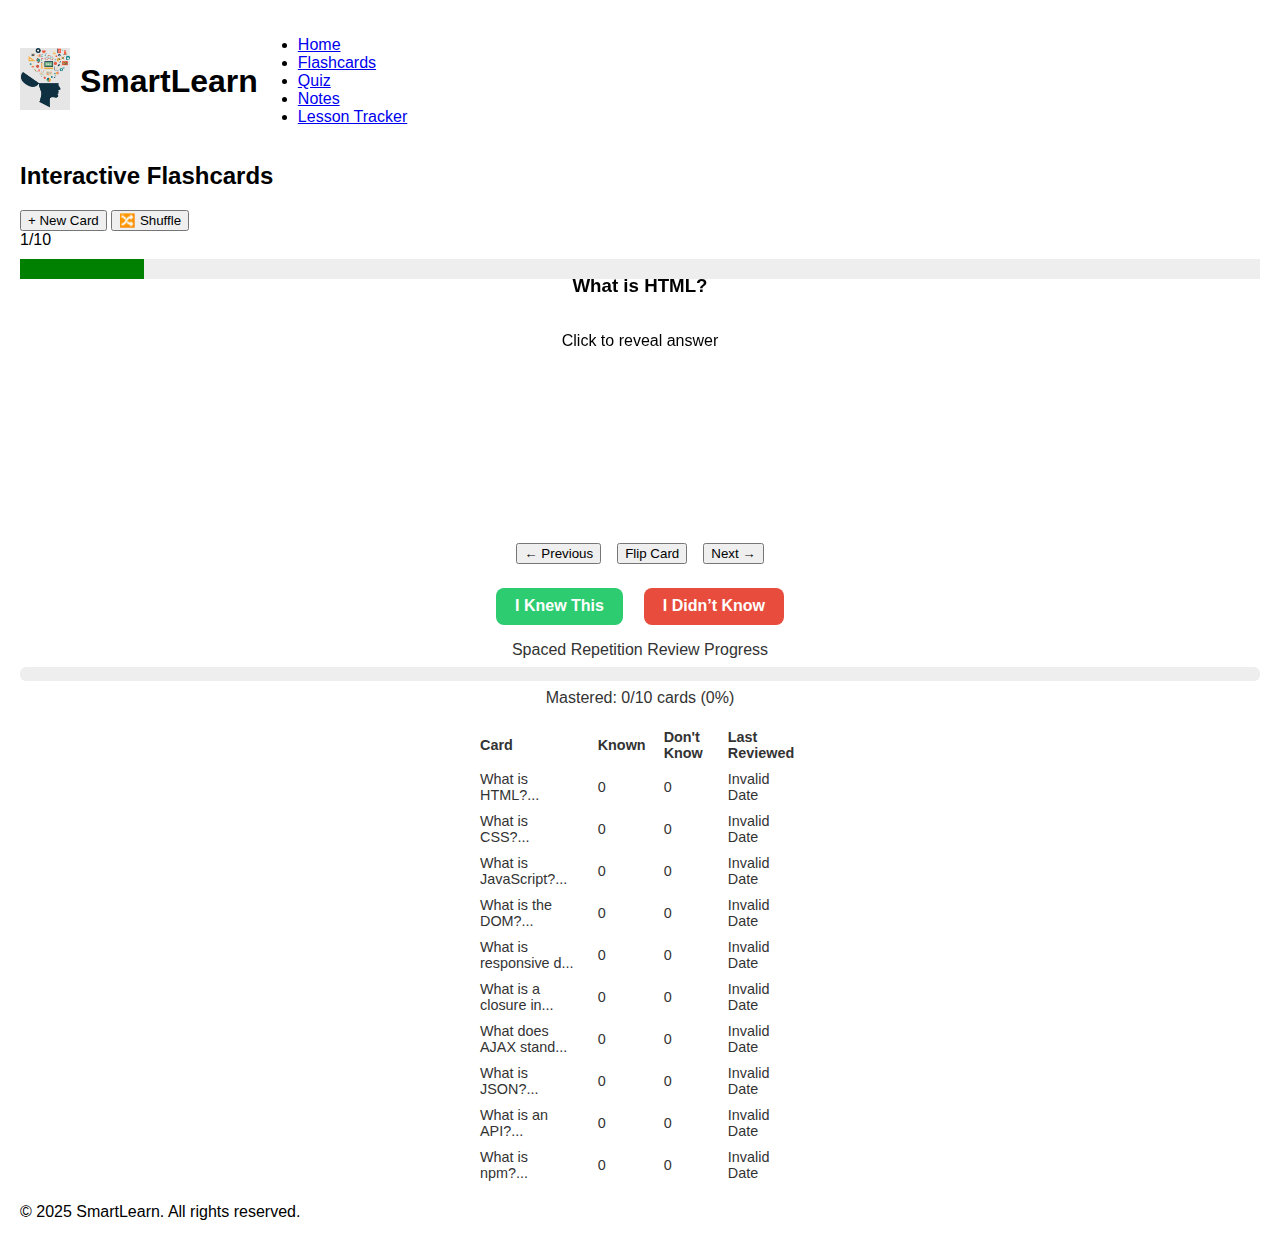
<file: flashcards.html>
<!DOCTYPE html>
<html lang="en">
<head>
  <meta charset="UTF-8">
  <meta name="viewport" content="width=device-width, initial-scale=1.0">
  <title>SmartLearn - Flashcards</title>
  <link rel="stylesheet" href="styles.css">
  <style>
    .flashcard { transition: transform 0.6s; cursor: pointer; perspective: 1000px; }
    .flashcard.flipped .flashcard-front { transform: rotateY(180deg);}
    .flashcard.flipped .flashcard-back { transform: rotateY(0);}
    .flashcard-front, .flashcard-back {
      backface-visibility: hidden;
      transition: transform 0.6s;
      position: absolute; width: 100%; height: 100%;
      display: flex; flex-direction: column; justify-content: center; align-items: center;
    }
    .flashcard-front { background: #fff; z-index: 2; transform: rotateY(0); }
    .flashcard-back { background: #f5f5f5; transform: rotateY(180deg);}
    .flashcard-wrapper { position: relative; width: 350px; height: 200px; margin: 2rem auto;}
    .review-stats { text-align:center; margin-top:1rem; color: #333; }
    .review-bar { width:100%; background:#eee; border-radius:6px; margin: 0.5rem 0;}
    .review-bar-inner { height:14px; background: #2ecc71; border-radius:6px; transition: width 0.5s;}
    .stats-table { width:100%; margin: 1rem auto; max-width:340px; font-size:0.9rem; }
    .stats-table th, .stats-table td { padding: 4px 8px; text-align:left;}
    .know-btn, .dontknow-btn { 
      padding: 0.6rem 1.2rem; border:none; margin:0 0.5rem; border-radius:8px;
      font-weight:600; font-size:1rem; cursor:pointer;
      transition: background 0.2s;
    }
    .know-btn { background: #2ecc71; color: #fff;}
    .know-btn:hover { background: #27ae60;}
    .dontknow-btn { background: #e74c3c; color: #fff;}
    .dontknow-btn:hover { background: #c0392b;}
  </style>
</head>
<body>
  <header>
    <div class="logo">
      <img src="brain.png" alt="SmartLearn Logo">
    </div>
    <h1>SmartLearn</h1>
    <nav>
      <ul>
        <li><a href="index.html">Home</a></li>
        <li><a href="flashcards.html" class="active">Flashcards</a></li>
        <li><a href="quiz.html">Quiz</a></li>
        <li><a href="notes.html">Notes</a></li>
        <li><a href="tracker.html">Lesson Tracker</a></li>
      </ul>
    </nav>
  </header>

  <main class="flashcards-container">
    <section class="flashcard-controls">
      <h2>Interactive Flashcards</h2>
      <div class="controls">
        <button id="new-card" class="btn">+ New Card</button>
        <button id="shuffle" class="btn">🔀 Shuffle</button>
        <div class="progress">
          <span id="progress-count">1/5</span>
          <div id="progress-bar">
            <div id="progress"></div>
          </div>
        </div>
      </div>
    </section>

    <div class="flashcard-wrapper">
      <div class="flashcard" id="flashcard">
        <div class="flashcard-front">
          <h3>What is HTML?</h3>
          <p>Click to reveal answer</p>
        </div>
        <div class="flashcard-back">
          <h3>Answer:</h3>
          <p>HyperText Markup Language - the standard markup language for documents designed to be displayed in a web browser.</p>
        </div>
      </div>
    </div>

    <div class="navigation" style="display:flex; justify-content:center; gap:1rem;">
      <button id="prev" class="btn nav-btn">← Previous</button>
      <button id="flip" class="btn nav-btn">Flip Card</button>
      <button id="next" class="btn nav-btn">Next →</button>
    </div>

    <div style="text-align:center;margin-top:1.5rem;">
      <button class="know-btn" id="know-btn">I Knew This</button>
      <button class="dontknow-btn" id="dontknow-btn">I Didn’t Know</button>
    </div>
    <div class="review-stats">
      <div>Spaced Repetition Review Progress</div>
      <div class="review-bar">
        <div class="review-bar-inner" id="review-bar-inner" style="width:0%"></div>
      </div>
      <div id="review-summary"></div>
      <table class="stats-table" id="review-table">
        <thead>
          <tr>
            <th>Card</th>
            <th>Known</th>
            <th>Don't Know</th>
            <th>Last Reviewed</th>
          </tr>
        </thead>
        <tbody></tbody>
      </table>
    </div>
  </main>

  <footer>
    <p>&copy; 2025 SmartLearn. All rights reserved.</p>
  </footer>

  <script>
    // ========== Flashcard Functionality with Spaced Repetition ==========
    document.addEventListener('DOMContentLoaded', () => {
      const flashcard = document.getElementById('flashcard');
      const flipBtn = document.getElementById('flip');
      const nextBtn = document.getElementById('next');
      const prevBtn = document.getElementById('prev');
      const newCardBtn = document.getElementById('new-card');
      const shuffleBtn = document.getElementById('shuffle');
      const knowBtn = document.getElementById('know-btn');
      const dontKnowBtn = document.getElementById('dontknow-btn');
      const progressCount = document.getElementById('progress-count');
      const progressBar = document.getElementById('progress');
      const reviewBarInner = document.getElementById('review-bar-inner');
      const reviewSummary = document.getElementById('review-summary');
      const reviewTable = document.getElementById('review-table').querySelector('tbody');

      // 10 Flashcard Q&A
      function loadCards() {
        return JSON.parse(localStorage.getItem('smartlearn-flashcards')) || [
          { front: "What is HTML?", back: "HyperText Markup Language - the standard markup language for documents designed to be displayed in a web browser." },
          { front: "What is CSS?", back: "Cascading Style Sheets - a style sheet language used for describing the presentation of a document written in HTML." },
          { front: "What is JavaScript?", back: "A programming language that conforms to the ECMAScript specification, used to make web pages interactive." },
          { front: "What is the DOM?", back: "Document Object Model - a programming interface for web documents that represents the page as nodes and objects." },
          { front: "What is responsive design?", back: "An approach to web design that makes web pages render well on a variety of devices and window sizes." },
          { front: "What is a closure in JavaScript?", back: "A function that has access to its own scope, the outer function's variables, and global variables." },
          { front: "What does AJAX stand for?", back: "Asynchronous JavaScript and XML - a technique for creating fast and dynamic web pages." },
          { front: "What is JSON?", back: "JavaScript Object Notation - a lightweight data interchange format that's easy for humans to read and write." },
          { front: "What is an API?", back: "Application Programming Interface - a set of definitions and protocols for building and integrating application software." },
          { front: "What is npm?", back: "Node Package Manager - the world's largest software registry for publishing and sharing packages of code." }
        ];
      }
      function saveCards() {
        localStorage.setItem('smartlearn-flashcards', JSON.stringify(cards));
        localStorage.setItem('smartlearn-flashcard-reviews', JSON.stringify(reviewStats));
      }

      let cards = loadCards();
      let currentIndex = 0;
      // Spaced repetition review stats: { [card index]: { known: n, dontknow: n, last: timestamp } }
      let reviewStats = JSON.parse(localStorage.getItem('smartlearn-flashcard-reviews')) || {};

      // Flip card function
      function flipCard() {
        flashcard.classList.toggle('flipped');
      }

      // Update card display
      function updateCard() {
        const front = flashcard.querySelector('.flashcard-front h3');
        const back = flashcard.querySelector('.flashcard-back p');
        front.textContent = cards[currentIndex]?.front || '';
        back.textContent = cards[currentIndex]?.back || '';
        progressCount.textContent = `${currentIndex + 1}/${cards.length}`;
        progressBar.style.width = `${((currentIndex + 1) / cards.length) * 100}%`;
        // Reset flip state if card was flipped
        flashcard.classList.remove('flipped');
        updateReviewStatsUI();
      }

      // New Card
      newCardBtn.addEventListener('click', () => {
        const frontText = prompt("Enter front of card:");
        if (frontText) {
          const backText = prompt("Enter back of card:");
          if (backText) {
            cards.push({ front: frontText, back: backText });
            currentIndex = cards.length - 1;
            saveCards();
            updateCard();
          }
        }
      });

      // Shuffle
      shuffleBtn.addEventListener('click', () => {
        for (let i = cards.length - 1; i > 0; i--) {
          const j = Math.floor(Math.random() * (i + 1));
          [cards[i], cards[j]] = [cards[j], cards[i]];
        }
        currentIndex = 0;
        saveCards();
        updateCard();
      });

      // Navigation
      nextBtn.addEventListener('click', () => {
        if (currentIndex < cards.length - 1) {
          currentIndex++;
          updateCard();
        }
      });
      prevBtn.addEventListener('click', () => {
        if (currentIndex > 0) {
          currentIndex--;
          updateCard();
        }
      });

      // Flip
      flipBtn.addEventListener('click', flipCard);
      flashcard.addEventListener('click', flipCard);

      // Know/Don't Know buttons for spaced repetition (simple SM2-like stats)
      knowBtn.addEventListener('click', () => {
        updateReview(true);
      });
      dontKnowBtn.addEventListener('click', () => {
        updateReview(false);
      });

      function updateReview(know) {
        if (!reviewStats[currentIndex]) {
          reviewStats[currentIndex] = { known: 0, dontknow: 0, last: '' };
        }
        if (know) reviewStats[currentIndex].known++;
        else reviewStats[currentIndex].dontknow++;
        reviewStats[currentIndex].last = new Date().toISOString();

        // If "know", move card to end (simulate spaced repetition, next review is later)
        if (know && cards.length > 1) {
          const card = cards.splice(currentIndex, 1)[0];
          cards.push(card);
          // Move stat entry to end
          const stat = reviewStats[currentIndex];
          delete reviewStats[currentIndex];
          reviewStats[cards.length - 1] = stat;
          currentIndex = Math.min(currentIndex, cards.length - 1);
        }
        saveCards();
        updateCard();
      }

      function updateReviewStatsUI() {
        let knownCount = 0, total = cards.length;
        reviewTable.innerHTML = '';
        cards.forEach((card, i) => {
          const stat = reviewStats[i] || { known: 0, dontknow: 0, last: '-' };
          if (stat.known > stat.dontknow) knownCount++;
          const row = document.createElement('tr');
          row.innerHTML = `<td>${card.front.slice(0, 20)}...</td>
            <td>${stat.known}</td>
            <td>${stat.dontknow}</td>
            <td>${stat.last ? new Date(stat.last).toLocaleDateString() : '-'}</td>`;
          reviewTable.appendChild(row);
        });
        const percent = total === 0 ? 0 : Math.round((knownCount / total) * 100);
        reviewBarInner.style.width = percent + '%';
        reviewSummary.textContent = `Mastered: ${knownCount}/${total} cards (${percent}%)`;
      }

      // Initialize first card
      updateCard();
    });
  </script>
</body>
</html>
</file>
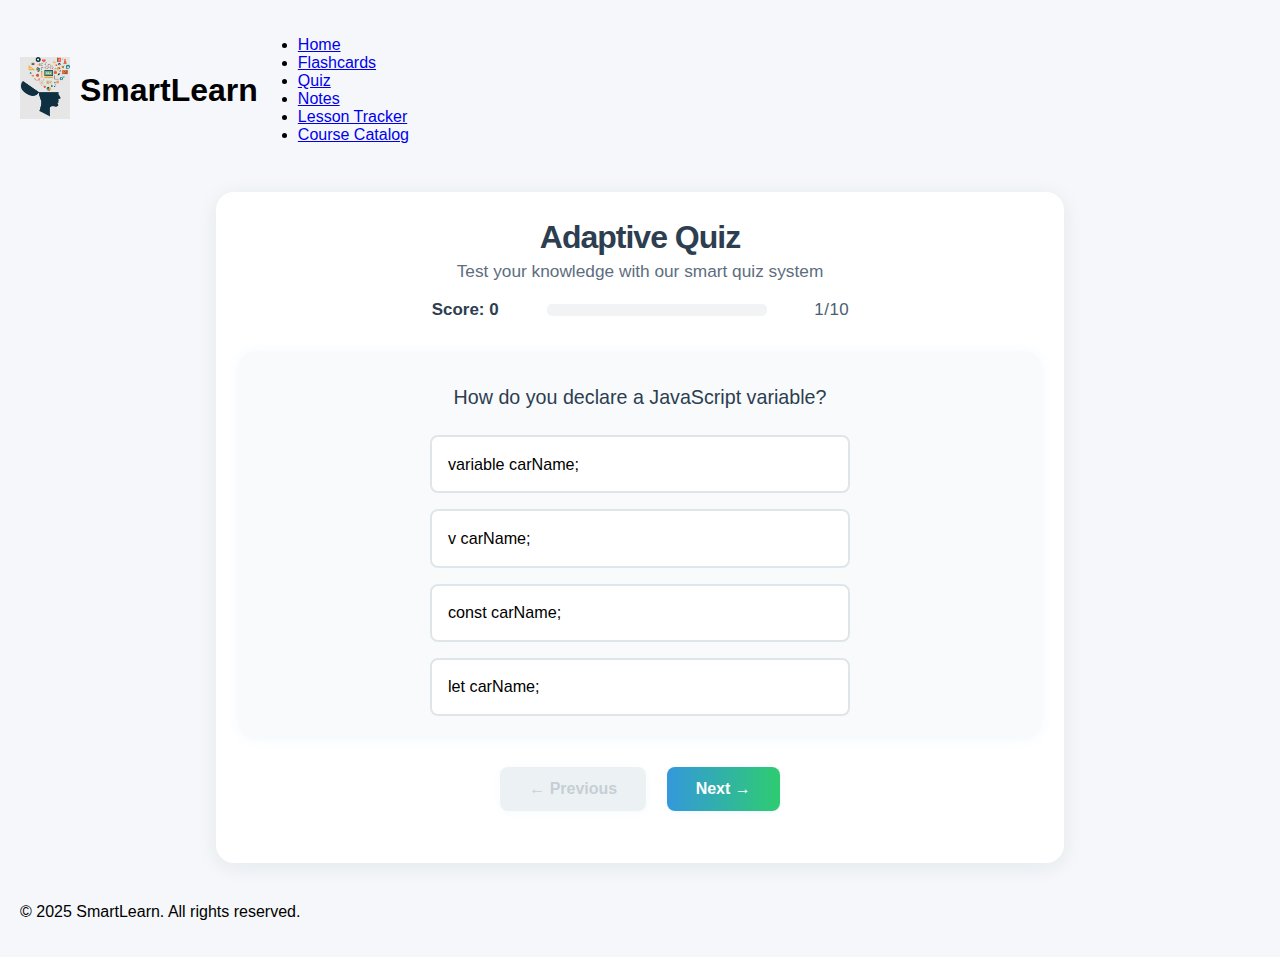
<file: quiz.html>
<!DOCTYPE html>
<html lang="en">
<head>
  <meta charset="UTF-8">
  <meta name="viewport" content="width=device-width, initial-scale=1.0">
  <title>SmartLearn - Adaptive Quiz</title>
  <link rel="stylesheet" href="styles.css">
  <style>
    body { background: #f5f7fa; }
    .quiz-section {
      max-width: 800px;
      margin: 2rem auto 2.5rem auto;
      padding: 1.7rem 1.5rem 2rem 1.5rem;
      background: #fff;
      border-radius: 18px;
      box-shadow: 0 4px 20px rgba(44, 62, 80, 0.08);
      animation: fadeIn 0.6s;
    }
    @keyframes fadeIn {
      from { opacity: 0; transform: translateY(20px);}
      to { opacity: 1; transform: translateY(0);}
    }
    .quiz-header {
      text-align: center;
      margin-bottom: 2rem;
    }
    .quiz-header h2 {
      font-size: 2rem;
      font-weight: 700;
      margin: 0 0 0.3rem 0;
      color: #2c3e50;
      letter-spacing: -1px;
    }
    .quiz-header p {
      color: #5d6d7e;
      margin: 0 0 1.1rem 0;
      font-size: 1.08rem;
    }
    .quiz-progress {
      display: flex;
      align-items: center;
      justify-content: center;
      gap: 1.3rem;
      margin-bottom: 0.6rem;
    }
    .score-display {
      font-weight: 700;
      color: #2c3e50;
      font-size: 1.06rem;
      min-width: 90px;
    }
    .progress-container {
      flex-grow: 1;
      max-width: 220px;
      margin: 0 1rem;
    }
    #quiz-progress-bar {
      height: 12px;
      border-radius: 5px;
      background: #f1f3f5;
      overflow: hidden;
      width: 100%;
    }
    #quiz-progress {
      height: 100%;
      background: linear-gradient(90deg, #2ecc71, #27ae60);
      transition: width 0.5s;
      width: 0%;
    }
    #question-count {
      min-width: 56px;
      color: #496072;
      font-weight: 500;
      font-size: 1.06rem;
      letter-spacing: 0.5px;
    }
    .question-container {
      background: #f8fafc;
      padding: 2rem 1.1rem 1.2rem 1.1rem;
      border-radius: 14px;
      box-shadow: 0 2px 14px rgba(52, 152, 219, 0.09);
      margin-bottom: 2rem;
      animation: slideIn 0.4s ease-out;
      min-height: 120px;
    }
    @keyframes slideIn {
      from { opacity: 0; transform: translateY(20px);}
      to { opacity: 1; transform: translateY(0);}
    }
    .question-text {
      font-size: 1.23rem;
      color: #2c3e50;
      margin-bottom: 1.5rem;
      line-height: 1.4;
      font-weight: 500;
      text-align: center;
    }
    .options-container {
      display: grid;
      gap: 1rem;
      margin: 0 auto;
      max-width: 420px;
    }
    .option {
      padding: 1.1rem 1rem;
      border: 2px solid #dfe6e9;
      border-radius: 8px;
      cursor: pointer;
      transition: all 0.21s;
      font-weight: 500;
      background: #fff;
      font-size: 1.01rem;
    }
    .option:hover {
      border-color: #3498db;
      transform: translateY(-2px);
      background: #eaf6fe;
    }
    .option.correct {
      background: #e8f7ef;
      border-color: #2ecc71;
      color: #27ae60;
    }
    .option.incorrect {
      background: #fdeaea;
      border-color: #e74c3c;
      color: #e74c3c;
    }
    .option.selected {
      background: #e6f7fa;
      border-color: #3498db;
      color: #3498db;
    }
    .quiz-controls {
      display: flex;
      justify-content: center;
      gap: 1.3rem;
      margin-top: 2rem;
      margin-bottom: 1.3rem;
    }
    .btn {
      padding: 0.8rem 1.8rem;
      border-radius: 8px;
      font-weight: 600;
      font-size: 1rem;
      border: none;
      cursor: pointer;
      background: linear-gradient(90deg, #3498db, #2ecc71);
      color: #fff;
      transition: background 0.2s, box-shadow 0.14s;
      box-shadow: 0 2px 6px rgba(52, 152, 219, 0.07);
    }
    .btn:disabled {
      opacity: 0.5;
      cursor: not-allowed;
      background: #dbe6e9;
      color: #8e9eaf;
    }
    .btn:hover:not(:disabled) {
      background: linear-gradient(90deg, #2980b9, #27ae60);
    }
    .results-container {
      background: #f8fafc;
      padding: 2rem 1.1rem 1.6rem 1.1rem;
      border-radius: 14px;
      box-shadow: 0 2px 14px rgba(52, 152, 219, 0.10);
      text-align: center;
      margin: 0 auto;
      animation: fadeIn 0.5s;
      max-width: 420px;
      display: none;
    }
    .results-container h3 {
      font-size: 2rem;
      color: #2c3e50;
      margin-bottom: 1rem;
      font-weight: 700;
    }
    .score-circle {
      width: 130px;
      height: 130px;
      margin: 1.5rem auto 0.7rem auto;
      border-radius: 50%;
      background: conic-gradient(#2ecc71 0% 70%, #f1f3f5 70% 100%);
      display: flex;
      align-items: center;
      justify-content: center;
      position: relative;
    }
    .score-value {
      font-size: 2.1rem;
      font-weight: 800;
      background: linear-gradient(135deg, #3498db, #2ecc71);
      -webkit-background-clip: text;
      background-clip: text;
      -webkit-text-fill-color: transparent;
    }
    .feedback {
      margin: 1.4rem 0 1.1rem 0;
      font-size: 1.15rem;
    }
    .feedback.good { color: #2ecc71;}
    .feedback.average { color: #f39c12;}
    .feedback.poor { color: #e74c3c;}
    @media (max-width: 600px) {
      .quiz-section { padding: 0.7rem 0.3rem 1.3rem 0.3rem;}
      .question-container, .results-container { padding: 1.1rem 0.2rem 1.2rem 0.2rem;}
      .options-container { max-width: 99vw; }
      .score-circle { width: 88px; height: 88px;}
    }
  </style>
</head>
<body>
  <header>
    <div class="logo">
      <img src="brain.png" alt="SmartLearn Logo">
    </div>
    <h1>SmartLearn</h1>
    <nav>
      <ul>
        <li><a href="index.html">Home</a></li>
        <li><a href="flashcards.html">Flashcards</a></li>
        <li><a href="quiz.html" class="active">Quiz</a></li>
        <li><a href="notes.html">Notes</a></li>
        <li><a href="tracker.html">Lesson Tracker</a></li>
        <li><a href="catalog.html" class="active">Course Catalog</a></li>
      </ul>
    </nav>
  </header>
  <main>
    <section class="quiz-section">
      <div class="quiz-header">
        <h2>Adaptive Quiz</h2>
        <p>Test your knowledge with our smart quiz system</p>
        <div class="quiz-progress">
          <span class="score-display">Score: <span id="current-score">0</span></span>
          <div class="progress-container">
            <div id="quiz-progress-bar"><div id="quiz-progress"></div></div>
          </div>
          <span id="question-count">1/10</span>
        </div>
      </div>
      <div id="question-screen">
        <div class="question-container">
          <div class="question-text" id="question-text">Loading question...</div>
          <div class="options-container" id="options-container"></div>
        </div>
        <div class="quiz-controls">
          <button id="prev-question" class="btn" disabled>← Previous</button>
          <button id="next-question" class="btn">Next →</button>
        </div>
      </div>
      <div id="results-screen" class="results-container">
        <h3>Quiz Completed!</h3>
        <div class="score-circle">
          <span class="score-value" id="final-score">0%</span>
        </div>
        <p class="feedback" id="feedback-message">Great job!</p>
        <button id="restart-quiz" class="btn">Retry Quiz</button>
      </div>
    </section>
  </main>
  <footer>
    <p>&copy; 2025 SmartLearn. All rights reserved.</p>
  </footer>
  <script>
    document.addEventListener('DOMContentLoaded', () => {
      // Question pools by difficulty
      const questionPools = {
        easy: [
          {
            question: "What does HTML stand for?",
            options: [
              "Hyper Text Markup Language",
              "Hyperlinks and Text Markup Language",
              "Home Tool Markup Language",
              "Hyper Transfer Markup Language"
            ],
            answer: 0
          },
          {
            question: "Which CSS property controls the text size?",
            options: [
              "font-style",
              "text-size",
              "font-size",
              "text-style"
            ],
            answer: 2
          },
          {
            question: "Which operator is used to assign a value to a variable?",
            options: ["*", "-", "=", "x"],
            answer: 2
          },
          {
            question: "Which event occurs when the user clicks on an HTML element?",
            options: ["onchange", "onclick", "onmouseover", "onmouseclick"],
            answer: 1
          },
          {
            question: "How do you declare a JavaScript variable?",
            options: ["variable carName;", "v carName;", "const carName;", "let carName;"],
            answer: 3
          }
        ],
        medium: [
          {
            question: "What is the correct way to write a JavaScript array?",
            options: [
              `const colors = "red", "green", "blue"`,
              `const colors = ["red", "green", "blue"]`,
              `const colors = (1:"red", 2:"green", 3:"blue")`,
              `const colors = "red", "green", "blue"`
            ],
            answer: 1
          },
          {
            question: "How do you create a function in JavaScript?",
            options: [
              "function = myFunction()",
              "function:myFunction()",
              "function myFunction()",
              "create myFunction()"
            ],
            answer: 2
          },
          {
            question: "What will this code return: Boolean(10 > 9)?",
            options: [
              "NaN",
              "false",
              "true",
              "undefined"
            ],
            answer: 2
          },
          {
            question: "How do you round the number 7.25 to the nearest integer?",
            options: [
              "Math.round(7.25)",
              "Math.rnd(7.25)",
              "round(7.25)",
              "rnd(7.25)"
            ],
            answer: 0
          }
        ],
        hard: [
          {
            question: "What is the correct way to write a JavaScript for loop?",
            options: [
              "for (i = 0; i <= 5; i++)",
              "for (i <= 5; i++)",
              "for i = 1 to 5",
              "for (i = 0; i <= 5)"
            ],
            answer: 0
          },
          {
            question: "What is a closure in JavaScript?",
            options: [
              "A function that has access to its own scope, the outer function's variables, and global variables.",
              "A way to close HTML tags.",
              "A built-in JavaScript object.",
              "A style of event handling."
            ],
            answer: 0
          },
          {
            question: "What is AJAX?",
            options: [
              "Asynchronous JavaScript and XML - a technique for creating fast and dynamic web pages.",
              "A JavaScript framework.",
              "A markup language.",
              "A CSS library."
            ],
            answer: 0
          }
        ]
      };

      const QUESTIONS_PER_QUIZ = 10;
      let quizQuestions = [];
      let currentQuestionIndex = 0;
      let userAnswers = [];
      let streak = 0;
      let difficulty = "easy";
      let usedIndices = { easy: [], medium: [], hard: [] };

      // DOM elements
      const questionText = document.getElementById('question-text');
      const optionsContainer = document.getElementById('options-container');
      const nextButton = document.getElementById('next-question');
      const prevButton = document.getElementById('prev-question');
      const questionCount = document.getElementById('question-count');
      const currentScore = document.getElementById('current-score');
      const quizProgress = document.getElementById('quiz-progress');
      const questionScreen = document.getElementById('question-screen');
      const resultsScreen = document.getElementById('results-screen');
      const finalScore = document.getElementById('final-score');
      const feedbackMessage = document.getElementById('feedback-message');
      const restartButton = document.getElementById('restart-quiz');

      function pickFromPool(level) {
        const pool = questionPools[level];
        const used = usedIndices[level];
        if (used.length >= pool.length) return null;
        let idx;
        do {
          idx = Math.floor(Math.random() * pool.length);
        } while (used.includes(idx));
        used.push(idx);
        return { ...pool[idx], difficulty: level };
      }

      function resetQuiz() {
        quizQuestions = [];
        currentQuestionIndex = 0;
        streak = 0;
        difficulty = "easy";
        userAnswers = [];
        usedIndices = { easy: [], medium: [], hard: [] };
        let qCount = 0;
        let currDiff = "easy";
        while (qCount < QUESTIONS_PER_QUIZ) {
          let q = pickFromPool(currDiff);
          if (!q) {
            if (currDiff === 'easy') q = pickFromPool('medium') || pickFromPool('hard');
            else if (currDiff === 'medium') q = pickFromPool('hard') || pickFromPool('easy');
            else q = pickFromPool('medium') || pickFromPool('easy');
          }
          if (!q) break;
          quizQuestions.push(q);
          qCount++;
          currDiff = (qCount % 3 === 0) ? "medium" : (qCount % 4 === 0) ? "hard" : "easy";
        }
        userAnswers = new Array(quizQuestions.length).fill(null);
        updateProgress();
        showQuestion();
        questionScreen.style.display = 'block';
        resultsScreen.style.display = 'none';
        recalculateScore();
      }

      function showQuestion() {
        const current = quizQuestions[currentQuestionIndex];
        questionText.textContent = current.question;
        optionsContainer.innerHTML = '';
        current.options.forEach((opt, idx) => {
          const div = document.createElement('div');
          div.className = 'option';
          div.textContent = opt;
          if (userAnswers[currentQuestionIndex] === idx) {
            div.classList.add('selected');
            if (idx === current.answer) div.classList.add('correct');
            else div.classList.add('incorrect');
          }
          div.onclick = () => {
            userAnswers[currentQuestionIndex] = idx;
            showQuestion();
            recalculateScore();
          };
          optionsContainer.appendChild(div);
        });
        prevButton.disabled = currentQuestionIndex === 0;
        nextButton.textContent = currentQuestionIndex === quizQuestions.length - 1 ? 'Finish Quiz' : 'Next →';
        questionCount.textContent = `${currentQuestionIndex + 1}/${quizQuestions.length}`;
        updateProgress();
      }

      function nextQuestion() {
        if (userAnswers[currentQuestionIndex] === null) {
          alert('Please select an answer before proceeding.');
          return;
        }
        const current = quizQuestions[currentQuestionIndex];
        const answeredCorrect = userAnswers[currentQuestionIndex] === current.answer;
        if (answeredCorrect) {
          streak++;
          if (streak >= 2 && difficulty !== "hard") {
            difficulty = difficulty === "easy" ? "medium" : "hard";
            streak = 0;
          }
        } else {
          streak = 0;
          if (difficulty === "hard") difficulty = "medium";
          else if (difficulty === "medium") difficulty = "easy";
        }
        if (currentQuestionIndex < quizQuestions.length - 1) {
          currentQuestionIndex++;
          showQuestion();
          recalculateScore();
        } else {
          recalculateScore();
          showResults();
        }
      }

      function prevQuestion() {
        if (currentQuestionIndex > 0) {
          currentQuestionIndex--;
          showQuestion();
          recalculateScore();
        }
      }

      function updateProgress() {
        const progressPercent = ((currentQuestionIndex) / quizQuestions.length) * 100;
        quizProgress.style.width = `${progressPercent}%`;
      }

      function recalculateScore() {
        let score = 0;
        for (let i = 0; i < quizQuestions.length; i++) {
          if (userAnswers[i] === quizQuestions[i].answer) score++;
        }
        currentScore.textContent = score;
      }

      function showResults() {
        let score = 0;
        for (let i = 0; i < quizQuestions.length; i++) {
          if (userAnswers[i] === quizQuestions[i].answer) score++;
        }
        const percent = Math.round((score / quizQuestions.length) * 100);
        finalScore.textContent = `${percent}%`;
        const scoreCircle = document.querySelector('.score-circle');
        scoreCircle.style.background = `conic-gradient(#2ecc71 0% ${percent}%, #f1f3f5 ${percent}% 100%)`;
        if (percent >= 80) {
          feedbackMessage.textContent = "Excellent work! You've mastered these concepts.";
          feedbackMessage.className = "feedback good";
        } else if (percent >= 50) {
          feedbackMessage.textContent = "Good job! With a bit more practice you'll excel.";
          feedbackMessage.className = "feedback average";
        } else {
          feedbackMessage.textContent = "Keep practicing! Review the material and try again.";
          feedbackMessage.className = "feedback poor";
        }
        questionScreen.style.display = 'none';
        resultsScreen.style.display = 'block';
      }

      nextButton.addEventListener('click', nextQuestion);
      prevButton.addEventListener('click', prevQuestion);
      restartButton.addEventListener('click', resetQuiz);

      resetQuiz();
    });
  </script>
</body>
</html>
</file>
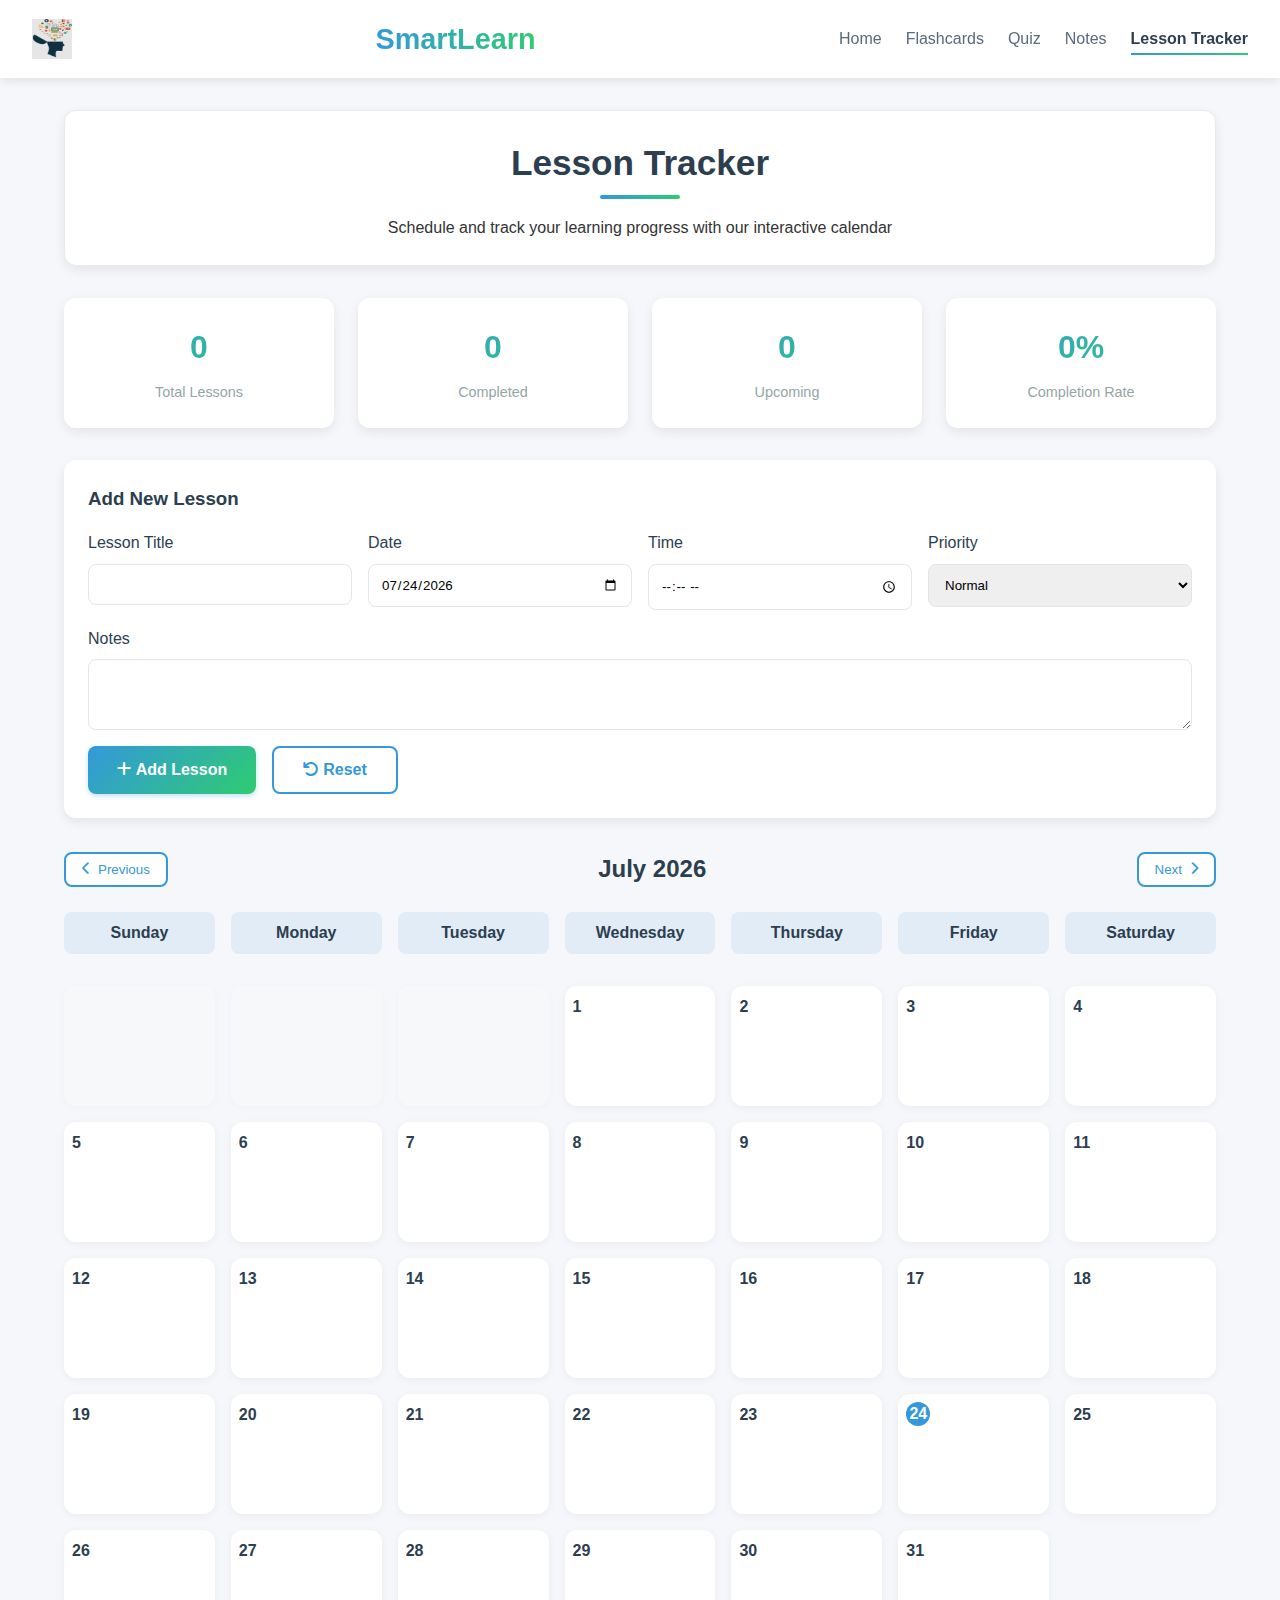
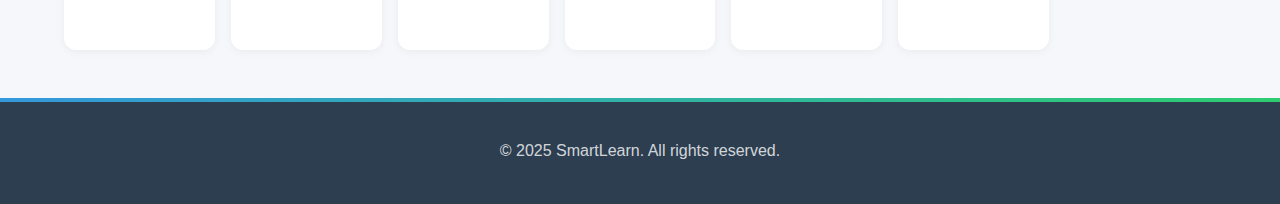
<file: tracker.html>
<!DOCTYPE html>
<html lang="en">
<head>
  <meta charset="UTF-8">
  <meta name="viewport" content="width=device-width, initial-scale=1.0">
  <title>SmartLearn - Lesson Tracker</title>
  <link rel="stylesheet" href="https://cdnjs.cloudflare.com/ajax/libs/font-awesome/6.4.0/css/all.min.css">
  <style>
    /* ===== GLOBAL STYLES ===== */
    :root {
      --primary: #3498db;
      --secondary: #2ecc71;
      --danger: #e74c3c;
      --warning: #f39c12;
      --dark: #2c3e50;
      --light: #ecf0f1;
      --white: #ffffff;
      --gray: #95a5a6;
    }
    
    * {
      margin: 0;
      padding: 0;
      box-sizing: border-box;
    }
    
    body {
      font-family: 'Segoe UI', Tahoma, Geneva, Verdana, sans-serif;
      line-height: 1.6;
      background-color: #f5f7fa;
      color: #333;
    }
    
    /* ===== HEADER STYLES ===== */
    header {
      background: var(--white);
      box-shadow: 0 2px 10px rgba(0, 0, 0, 0.1);
      padding: 1rem 2rem;
      display: flex;
      align-items: center;
      justify-content: space-between;
      position: sticky;
      top: 0;
      z-index: 100;
    }
    
    .logo {
      display: flex;
      align-items: center;
      gap: 1rem;
    }
    
    .logo img {
      width: 40px;
      height: 40px;
      transition: transform 0.3s ease;
    }
    
    .logo:hover img {
      transform: rotate(15deg);
    }
    
    header h1 {
      margin: 0;
      font-size: 1.8rem;
      font-weight: 700;
      color: var(--dark);
      background: linear-gradient(to right, var(--primary), var(--secondary));
      -webkit-background-clip: text;
      background-clip: text;
      -webkit-text-fill-color: transparent;
    }
    
    nav ul {
      display: flex;
      gap: 1.5rem;
      margin: 0;
      padding: 0;
    }
    
    nav li {
      list-style: none;
      position: relative;
    }
    
    nav a {
      text-decoration: none;
      color: #5a6a7e;
      font-weight: 500;
      font-size: 1rem;
      padding: 0.5rem 0;
      transition: all 0.3s ease;
      position: relative;
    }
    
    nav a::after {
      content: '';
      position: absolute;
      width: 0;
      height: 2px;
      background: linear-gradient(to right, var(--primary), var(--secondary));
      bottom: 0;
      left: 0;
      transition: width 0.3s ease;
    }
    
    nav a:hover {
      color: var(--dark);
    }
    
    nav a:hover::after {
      width: 100%;
    }
    
    nav a.active {
      color: var(--dark);
      font-weight: 600;
    }
    
    nav a.active::after {
      width: 100%;
    }

    /* ===== TRACKER CONTAINER STYLES ===== */
    .tracker-container {
      max-width: 1200px;
      margin: 2rem auto;
      padding: 0 1.5rem;
      animation: fadeIn 0.5s ease-out;
    }
    
    .tracker-header {
      background: var(--white);
      padding: 1.5rem;
      border-radius: 12px;
      box-shadow: 0 4px 12px rgba(0, 0, 0, 0.08);
      margin-bottom: 2rem;
      text-align: center;
      border: 1px solid #eaeaea;
    }
    
    .tracker-header h2 {
      color: var(--dark);
      font-size: 2.2rem;
      margin-bottom: 1rem;
      position: relative;
      padding-bottom: 0.5rem;
    }
    
    .tracker-header h2::after {
      content: '';
      position: absolute;
      width: 80px;
      height: 4px;
      background: linear-gradient(to right, var(--primary), var(--secondary));
      bottom: 0;
      left: 50%;
      transform: translateX(-50%);
      border-radius: 2px;
    }
    
    /* Calendar Navigation */
    .calendar-nav {
      display: flex;
      justify-content: space-between;
      align-items: center;
      margin-bottom: 1.5rem;
    }
    
    .month-display {
      font-size: 1.5rem;
      font-weight: 600;
      color: var(--dark);
    }
    
    .nav-btn {
      background: var(--white);
      border: 2px solid var(--primary);
      color: var(--primary);
      border-radius: 8px;
      padding: 0.5rem 1rem;
      cursor: pointer;
      transition: all 0.3s ease;
      display: flex;
      align-items: center;
      gap: 0.5rem;
    }
    
    .nav-btn:hover {
      background: #f8f9fa;
    }
    
    /* Calendar Grid */
    .calendar-grid {
      display: grid;
      grid-template-columns: repeat(7, 1fr);
      gap: 1rem;
      margin-bottom: 2rem;
    }
    
    .day-header {
      text-align: center;
      font-weight: 600;
      color: var(--dark);
      padding: 0.5rem;
      background: rgba(52, 152, 219, 0.1);
      border-radius: 8px;
    }
    
    .calendar-day {
      background: var(--white);
      border-radius: 12px;
      box-shadow: 0 2px 8px rgba(0, 0, 0, 0.05);
      min-height: 120px;
      padding: 0.5rem;
      position: relative;
      transition: all 0.3s ease;
    }
    
    .calendar-day:hover {
      box-shadow: 0 4px 12px rgba(0, 0, 0, 0.1);
    }
    
    .day-number {
      font-weight: 600;
      margin-bottom: 0.5rem;
      color: var(--dark);
    }
    
    .day-today .day-number {
      background: var(--primary);
      color: var(--white);
      width: 24px;
      height: 24px;
      border-radius: 50%;
      display: flex;
      align-items: center;
      justify-content: center;
    }
    
    .day-other-month {
      opacity: 0.5;
      background: #f8f9fa;
    }
    
    /* Lesson Items */
    .lesson-item {
      background: rgba(52, 152, 219, 0.1);
      border-left: 3px solid var(--primary);
      border-radius: 6px;
      padding: 0.5rem;
      margin-bottom: 0.5rem;
      font-size: 0.85rem;
      cursor: move;
      transition: all 0.2s ease;
    }
    
    .lesson-item:hover {
      background: rgba(52, 152, 219, 0.2);
    }
    
    .lesson-item.completed {
      background: rgba(46, 204, 113, 0.1);
      border-left-color: var(--secondary);
      opacity: 0.8;
    }
    
    .lesson-item.important {
      background: rgba(231, 76, 60, 0.1);
      border-left-color: var(--danger);
    }
    
    .lesson-title {
      font-weight: 500;
      margin-bottom: 0.2rem;
    }
    
    .lesson-time {
      font-size: 0.75rem;
      color: var(--gray);
    }
    
    /* Lesson Form */
    .lesson-form-container {
      background: var(--white);
      padding: 1.5rem;
      border-radius: 12px;
      box-shadow: 0 4px 12px rgba(0, 0, 0, 0.08);
      margin-bottom: 2rem;
    }
    
    .form-grid {
      display: grid;
      grid-template-columns: repeat(auto-fit, minmax(200px, 1fr));
      gap: 1rem;
      margin-bottom: 1rem;
    }
    
    .form-group {
      display: flex;
      flex-direction: column;
    }
    
    .form-group label {
      margin-bottom: 0.5rem;
      font-weight: 500;
      color: var(--dark);
    }
    
    .form-control {
      padding: 0.75rem;
      border: 1px solid #dfe6e9;
      border-radius: 8px;
      font-family: inherit;
      transition: all 0.3s ease;
    }
    
    .form-control:focus {
      outline: none;
      border-color: var(--primary);
      box-shadow: 0 0 0 3px rgba(52, 152, 219, 0.2);
    }
    
    .btn {
      padding: 0.8rem 1.8rem;
      border-radius: 8px;
      font-weight: 600;
      transition: all 0.3s cubic-bezier(0.25, 0.8, 0.25, 1);
      border: none;
      cursor: pointer;
      font-size: 1rem;
    }
    
    .btn-primary {
      background: linear-gradient(135deg, var(--primary), var(--secondary));
      color: var(--white);
      box-shadow: 0 2px 5px rgba(52, 152, 219, 0.3);
    }
    
    .btn-primary:hover {
      transform: translateY(-2px);
      box-shadow: 0 4px 8px rgba(52, 152, 219, 0.4);
    }
    
    .btn-secondary {
      background: var(--white);
      color: var(--primary);
      border: 2px solid var(--primary);
    }
    
    .btn-secondary:hover {
      background: #f8f9fa;
    }
    
    /* Stats Section */
    .stats-container {
      display: grid;
      grid-template-columns: repeat(auto-fit, minmax(200px, 1fr));
      gap: 1.5rem;
      margin-bottom: 2rem;
    }
    
    .stat-card {
      background: var(--white);
      padding: 1.5rem;
      border-radius: 12px;
      box-shadow: 0 4px 12px rgba(0, 0, 0, 0.08);
      text-align: center;
    }
    
    .stat-value {
      font-size: 2rem;
      font-weight: 700;
      margin-bottom: 0.5rem;
      background: linear-gradient(135deg, var(--primary), var(--secondary));
      -webkit-background-clip: text;
      background-clip: text;
      -webkit-text-fill-color: transparent;
    }
    
    .stat-label {
      font-size: 0.9rem;
      color: var(--gray);
    }
    
    /* Animations */
    @keyframes fadeIn {
      from { opacity: 0; }
      to { opacity: 1; }
    }
    
    /* Drag and Drop Styles */
    .calendar-day.drag-over {
      background: rgba(52, 152, 219, 0.05);
      box-shadow: inset 0 0 0 2px var(--primary);
    }
    
    /* Responsive Design */
    @media (max-width: 768px) {
      .calendar-grid {
        grid-template-columns: repeat(1, 1fr);
      }
      
      .day-header {
        display: none;
      }
      
      .calendar-day {
        min-height: auto;
        padding: 1rem;
      }
      
      .day-number {
        font-size: 1.2rem;
      }
    }

    /* ===== FOOTER STYLES ===== */
    footer {
      background: var(--dark);
      color: var(--white);
      padding: 2.5rem 1rem;
      text-align: center;
      margin-top: 3rem;
      position: relative;
    }
    
    footer::before {
      content: '';
      position: absolute;
      top: 0;
      left: 0;
      right: 0;
      height: 4px;
      background: linear-gradient(to right, var(--primary), var(--secondary));
    }
    
    footer p {
      margin: 0;
      font-size: 1rem;
      color: rgba(255, 255, 255, 0.8);
    }
  </style>
</head>
<body>
  <header>
    <div class="logo">
      <img src="brain.png" alt="SmartLearn Logo">
    </div>
    <h1>SmartLearn</h1>
    <nav>
      <ul>
        <li><a href="index.html">Home</a></li>
        <li><a href="flashcards.html">Flashcards</a></li>
        <li><a href="quiz.html">Quiz</a></li>
        <li><a href="notes.html">Notes</a></li>
        <li><a href="tracker.html" class="active">Lesson Tracker</a></li>
      </ul>
    </nav>
  </header>

  <main class="tracker-container">
    <section class="tracker-header">
      <h2>Lesson Tracker</h2>
      <p>Schedule and track your learning progress with our interactive calendar</p>
    </section>

    <div class="stats-container">
      <div class="stat-card">
        <div class="stat-value" id="total-lessons">0</div>
        <div class="stat-label">Total Lessons</div>
      </div>
      <div class="stat-card">
        <div class="stat-value" id="completed-lessons">0</div>
        <div class="stat-label">Completed</div>
      </div>
      <div class="stat-card">
        <div class="stat-value" id="upcoming-lessons">0</div>
        <div class="stat-label">Upcoming</div>
      </div>
      <div class="stat-card">
        <div class="stat-value" id="completion-rate">0%</div>
        <div class="stat-label">Completion Rate</div>
      </div>
    </div>

    <div class="lesson-form-container">
      <h3 style="margin-bottom: 1rem; color: var(--dark);">Add New Lesson</h3>
      <form id="lesson-form">
        <div class="form-grid">
          <div class="form-group">
            <label for="lesson-title">Lesson Title</label>
            <input type="text" id="lesson-title" class="form-control" required>
          </div>
          <div class="form-group">
            <label for="lesson-date">Date</label>
            <input type="date" id="lesson-date" class="form-control" required>
          </div>
          <div class="form-group">
            <label for="lesson-time">Time</label>
            <input type="time" id="lesson-time" class="form-control">
          </div>
          <div class="form-group">
            <label for="lesson-priority">Priority</label>
            <select id="lesson-priority" class="form-control">
              <option value="normal">Normal</option>
              <option value="important">Important</option>
            </select>
          </div>
        </div>
        <div class="form-group">
          <label for="lesson-notes">Notes</label>
          <textarea id="lesson-notes" class="form-control" rows="3"></textarea>
        </div>
        <div style="display: flex; gap: 1rem; margin-top: 1rem;">
          <button type="submit" class="btn btn-primary">
            <i class="fas fa-plus"></i> Add Lesson
          </button>
          <button type="reset" class="btn btn-secondary">
            <i class="fas fa-undo"></i> Reset
          </button>
        </div>
      </form>
    </div>

    <div class="calendar-nav">
      <button id="prev-month" class="nav-btn">
        <i class="fas fa-chevron-left"></i> Previous
      </button>
      <div class="month-display" id="month-display">June 2023</div>
      <button id="next-month" class="nav-btn">
        Next <i class="fas fa-chevron-right"></i>
      </button>
    </div>

    <div class="calendar-grid" id="calendar-headers">
      <div class="day-header">Sunday</div>
      <div class="day-header">Monday</div>
      <div class="day-header">Tuesday</div>
      <div class="day-header">Wednesday</div>
      <div class="day-header">Thursday</div>
      <div class="day-header">Friday</div>
      <div class="day-header">Saturday</div>
    </div>

    <div class="calendar-grid" id="calendar-days">
      <!-- Calendar days will be generated by JavaScript -->
    </div>
  </main>

  <footer>
    <p>&copy; 2025 SmartLearn. All rights reserved.</p>
  </footer>

  <script>
    document.addEventListener('DOMContentLoaded', () => {
      // DOM Elements
      const calendarDays = document.getElementById('calendar-days');
      const monthDisplay = document.getElementById('month-display');
      const prevMonthBtn = document.getElementById('prev-month');
      const nextMonthBtn = document.getElementById('next-month');
      const lessonForm = document.getElementById('lesson-form');
      const totalLessonsEl = document.getElementById('total-lessons');
      const completedLessonsEl = document.getElementById('completed-lessons');
      const upcomingLessonsEl = document.getElementById('upcoming-lessons');
      const completionRateEl = document.getElementById('completion-rate');
      
      // State variables
      let currentDate = new Date();
      let currentMonth = currentDate.getMonth();
      let currentYear = currentDate.getFullYear();
      let lessons = JSON.parse(localStorage.getItem('smartlearn-lessons')) || [];
      
      // Initialize the tracker
      function init() {
        renderCalendar();
        updateStats();
        setupEventListeners();
      }
      
      // Set up event listeners
      function setupEventListeners() {
        // Month navigation
        prevMonthBtn.addEventListener('click', () => {
          currentMonth--;
          if (currentMonth < 0) {
            currentMonth = 11;
            currentYear--;
          }
          renderCalendar();
        });
        
        nextMonthBtn.addEventListener('click', () => {
          currentMonth++;
          if (currentMonth > 11) {
            currentMonth = 0;
            currentYear++;
          }
          renderCalendar();
        });
        
        // Lesson form submission
        lessonForm.addEventListener('submit', (e) => {
          e.preventDefault();
          addNewLesson();
        });
      }
      
      // Render the calendar
      function renderCalendar() {
        // Update month display
        const monthNames = ["January", "February", "March", "April", "May", "June",
                          "July", "August", "September", "October", "November", "December"];
        monthDisplay.textContent = `${monthNames[currentMonth]} ${currentYear}`;
        
        // Clear previous calendar
        calendarDays.innerHTML = '';
        
        // Get first day of month and total days
        const firstDay = new Date(currentYear, currentMonth, 1).getDay();
        const daysInMonth = new Date(currentYear, currentMonth + 1, 0).getDate();
        const today = new Date();
        
        // Add empty cells for days before first day of month
        for (let i = 0; i < firstDay; i++) {
          const dayElement = document.createElement('div');
          dayElement.className = 'calendar-day day-other-month';
          calendarDays.appendChild(dayElement);
        }
        
        // Add cells for each day of the month
        for (let day = 1; day <= daysInMonth; day++) {
          const dayElement = document.createElement('div');
          const dateStr = `${currentYear}-${String(currentMonth + 1).padStart(2, '0')}-${String(day).padStart(2, '0')}`;
          const dateObj = new Date(currentYear, currentMonth, day);
          
          dayElement.className = 'calendar-day';
          dayElement.dataset.date = dateStr;
          
          // Highlight today
          if (dateObj.toDateString() === today.toDateString()) {
            dayElement.classList.add('day-today');
          }
          
          // Add day number
          const dayNumber = document.createElement('div');
          dayNumber.className = 'day-number';
          dayNumber.textContent = day;
          dayElement.appendChild(dayNumber);
          
          // Add lessons for this day
          const dayLessons = lessons.filter(lesson => lesson.date === dateStr);
          dayLessons.forEach(lesson => {
            const lessonElement = createLessonElement(lesson);
            dayElement.appendChild(lessonElement);
          });
          
          // Make day a drop target
          dayElement.addEventListener('dragover', (e) => {
            e.preventDefault();
            dayElement.classList.add('drag-over');
          });
          
          dayElement.addEventListener('dragleave', () => {
            dayElement.classList.remove('drag-over');
          });
          
          dayElement.addEventListener('drop', (e) => {
            e.preventDefault();
            dayElement.classList.remove('drag-over');
            
            const lessonId = e.dataTransfer.getData('text/plain');
            const newDate = dayElement.dataset.date;
            moveLessonToDate(lessonId, newDate);
          });
          
          calendarDays.appendChild(dayElement);
        }
      }
      
      // Create a lesson element
      function createLessonElement(lesson) {
        const lessonElement = document.createElement('div');
        lessonElement.className = 'lesson-item';
        if (lesson.completed) lessonElement.classList.add('completed');
        if (lesson.priority === 'important') lessonElement.classList.add('important');
        
        lessonElement.draggable = true;
        lessonElement.dataset.lessonId = lesson.id;
        
        // Lesson content
        lessonElement.innerHTML = `
          <div class="lesson-title">${lesson.title}</div>
          ${lesson.time ? `<div class="lesson-time">${lesson.time}</div>` : ''}
          <div class="lesson-actions" style="display: flex; gap: 0.5rem; margin-top: 0.5rem;">
            <button class="complete-btn" style="background: none; border: none; cursor: pointer; color: ${lesson.completed ? 'var(--secondary)' : 'var(--gray)'};">
              <i class="fas fa-${lesson.completed ? 'check-circle' : 'circle'}"></i>
            </button>
            <button class="delete-btn" style="background: none; border: none; cursor: pointer; color: var(--gray);">
              <i class="fas fa-trash"></i>
            </button>
          </div>
        `;
        
        // Drag and drop events
        lessonElement.addEventListener('dragstart', (e) => {
          e.dataTransfer.setData('text/plain', lesson.id);
          setTimeout(() => {
            lessonElement.style.opacity = '0.4';
          }, 0);
        });
        
        lessonElement.addEventListener('dragend', () => {
          lessonElement.style.opacity = '1';
        });
        
        // Complete button
        const completeBtn = lessonElement.querySelector('.complete-btn');
        completeBtn.addEventListener('click', (e) => {
          e.stopPropagation();
          toggleLessonComplete(lesson.id);
        });
        
        // Delete button
        const deleteBtn = lessonElement.querySelector('.delete-btn');
        deleteBtn.addEventListener('click', (e) => {
          e.stopPropagation();
          if (confirm('Are you sure you want to delete this lesson?')) {
            deleteLesson(lesson.id);
          }
        });
        
        // Click to view details
        lessonElement.addEventListener('click', () => {
          viewLessonDetails(lesson);
        });
        
        return lessonElement;
      }
      
      // Add a new lesson
      function addNewLesson() {
        const title = document.getElementById('lesson-title').value;
        const date = document.getElementById('lesson-date').value;
        const time = document.getElementById('lesson-time').value;
        const priority = document.getElementById('lesson-priority').value;
        const notes = document.getElementById('lesson-notes').value;
        
        const newLesson = {
          id: Date.now().toString(),
          title,
          date,
          time,
          priority,
          notes,
          completed: false,
          createdAt: new Date().toISOString()
        };
        
        lessons.push(newLesson);
        saveLessons();
        renderCalendar();
        updateStats();
        lessonForm.reset();
        
        // Scroll to the day with the new lesson
        setTimeout(() => {
          const dayElement = document.querySelector(`[data-date="${date}"]`);
          if (dayElement) {
            dayElement.scrollIntoView({ behavior: 'smooth', block: 'nearest' });
          }
        }, 100);
      }
      
      // Toggle lesson completion status
      function toggleLessonComplete(lessonId) {
        const lessonIndex = lessons.findIndex(lesson => lesson.id === lessonId);
        if (lessonIndex !== -1) {
          lessons[lessonIndex].completed = !lessons[lessonIndex].completed;
          saveLessons();
          renderCalendar();
          updateStats();
        }
      }
      
      // Delete a lesson
      function deleteLesson(lessonId) {
        lessons = lessons.filter(lesson => lesson.id !== lessonId);
        saveLessons();
        renderCalendar();
        updateStats();
      }
      
      // Move lesson to a new date
      function moveLessonToDate(lessonId, newDate) {
        const lessonIndex = lessons.findIndex(lesson => lesson.id === lessonId);
        if (lessonIndex !== -1) {
          lessons[lessonIndex].date = newDate;
          saveLessons();
          renderCalendar();
        }
      }
      
      // View lesson details
      function viewLessonDetails(lesson) {
        alert(`Lesson Details:\n\nTitle: ${lesson.title}\nDate: ${formatDisplayDate(lesson.date)}\n${lesson.time ? `Time: ${lesson.time}\n` : ''}Status: ${lesson.completed ? 'Completed' : 'Pending'}\nPriority: ${lesson.priority === 'important' ? 'Important' : 'Normal'}\n\nNotes:\n${lesson.notes || 'No notes'}`);
      }
      
      // Save lessons to localStorage
      function saveLessons() {
        localStorage.setItem('smartlearn-lessons', JSON.stringify(lessons));
      }
      
      // Update statistics
      function updateStats() {
        const total = lessons.length;
        const completed = lessons.filter(lesson => lesson.completed).length;
        const upcoming = lessons.filter(lesson => !lesson.completed && new Date(lesson.date) >= new Date()).length;
        const rate = total > 0 ? Math.round((completed / total) * 100) : 0;
        
        totalLessonsEl.textContent = total;
        completedLessonsEl.textContent = completed;
        upcomingLessonsEl.textContent = upcoming;
        completionRateEl.textContent = `${rate}%`;
      }
      
      // Format date for display
      function formatDisplayDate(dateStr) {
        const options = { year: 'numeric', month: 'long', day: 'numeric' };
        return new Date(dateStr).toLocaleDateString(undefined, options);
      }
      
      // Initialize the tracker
      init();
      
      // Set today's date as default in the form
      const todayStr = new Date().toISOString().split('T')[0];
      document.getElementById('lesson-date').value = todayStr;
    });
  </script>
</body>
</html>
</file>
<file: styles.css>
body {
  font-family: Arial, sans-serif;
  margin: 0;
  padding: 20px;
}
header {
  display: flex;
  align-items: center;
}
header img {
  width: 50px;
  margin-right: 10px;
}
.card {
  width: 200px;
  height: 100px;
  border: 1px solid #ccc;
  text-align: center;
  line-height: 100px;
  margin-bottom: 10px;
  cursor: pointer;
}
#progress-bar {
  width: 100%;
  height: 20px;
  background: #eee;
  margin-top: 10px;
}
#progress {
  height: 20px;
  width: 0%;
  background: green;
}
textarea {
  width: 100%;
  height: 100px;
}
#preview {
  border: 1px solid #ccc;
  padding: 10px;
  margin-top: 10px;
}
</file>
